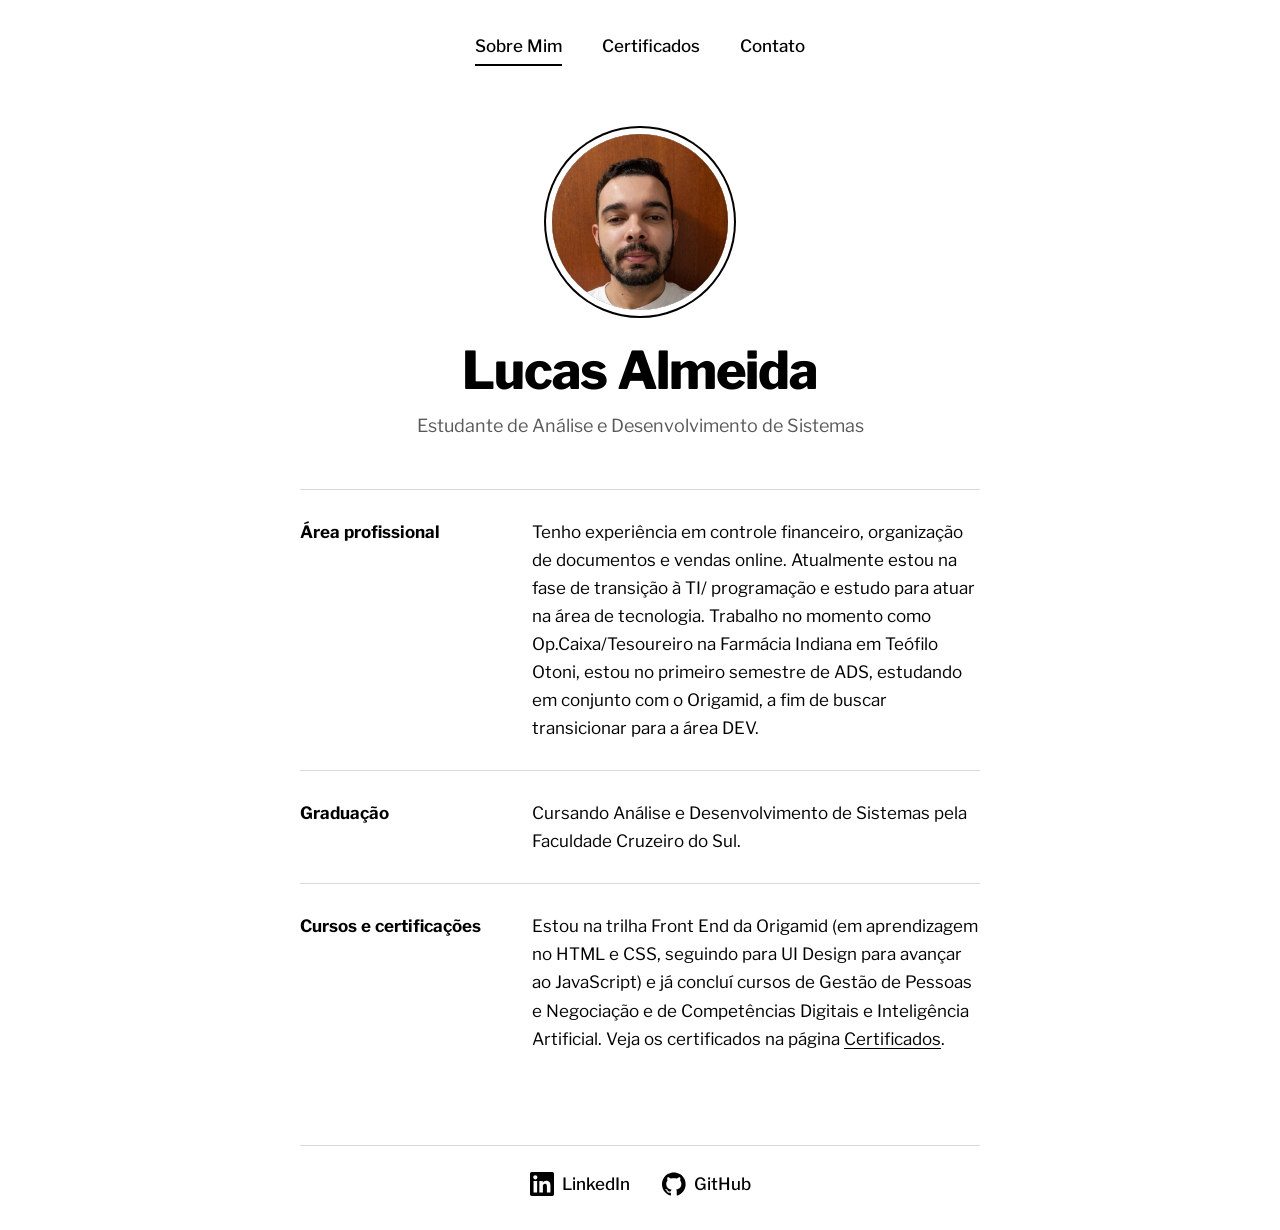
<file: index.html>
<!DOCTYPE html>
<html lang="pt-BR">

<head>
    <meta charset="UTF-8">
    <meta name="viewport" content="width=device-width, initial-scale=1.0">
    <title>Lucas Almeida</title>
    <link rel="preconnect" href="https://fonts.googleapis.com">
    <link rel="preconnect" href="https://fonts.gstatic.com" crossorigin>
    <link href="https://fonts.googleapis.com/css2?family=Libre+Franklin:wght@400;500;700;800&display=swap" rel="stylesheet">
    <link rel="stylesheet" href="./style.css">
</head>

<body>
    <div class="container">
        <nav>
            <ul>
                <li>
                    <a href="index.html" aria-current="page">Sobre Mim</a>
                </li>
                <li>
                    <a href="galeria.html">Certificados</a>
                </li>
                <li>
                    <a href="contato.html">Contato</a>
                </li>
            </ul>
        </nav>

        <header>
            <div class="center">
                <img src="./img/lucas.jpg" alt="Foto de Lucas Almeida">
            </div>
            <h1>Lucas Almeida</h1>
            <p class="cargo">Estudante de Análise e Desenvolvimento de Sistemas</p>
        </header>
        <main>
            <section class="secao">
                <h2>Área profissional</h2>
                <p>Tenho experiência em controle financeiro, organização de documentos e vendas online. Atualmente estou na fase de transição à TI/ programação e estudo para atuar na área de tecnologia. Trabalho no momento como Op.Caixa/Tesoureiro na Farmácia Indiana em Teófilo Otoni, estou no primeiro semestre de ADS, estudando em conjunto com o Origamid, a fim de buscar transicionar para a área DEV.</p>
            </section>

            <section class="secao">
                <h2>Graduação</h2>
                <p>Cursando Análise e Desenvolvimento de Sistemas pela Faculdade Cruzeiro do Sul.</p>
            </section>

            <section class="secao">
                <h2>Cursos e certificações</h2>
                <p>Estou na trilha Front End da Origamid (em aprendizagem no HTML e CSS, seguindo para UI Design para avançar ao JavaScript) e já concluí cursos de Gestão de Pessoas e Negociação e de Competências Digitais e Inteligência Artificial. Veja os certificados na página <a href="galeria.html">Certificados</a>.</p>
            </section>
        </main>

        <footer>
            <a href="https://www.linkedin.com/in/lucas-almeida-souza/" target="_blank" rel="noopener noreferrer">
                <img src="./img/linkedin.svg" alt="">
                <span>LinkedIn</span>
            </a>
            <a href="https://github.com/almeidalucas-s" target="_blank" rel="noopener noreferrer">
                <img src="./img/github.svg" alt="">
                <span>GitHub</span>
            </a>
        </footer>
    </div>
</body>

</html>
</file>
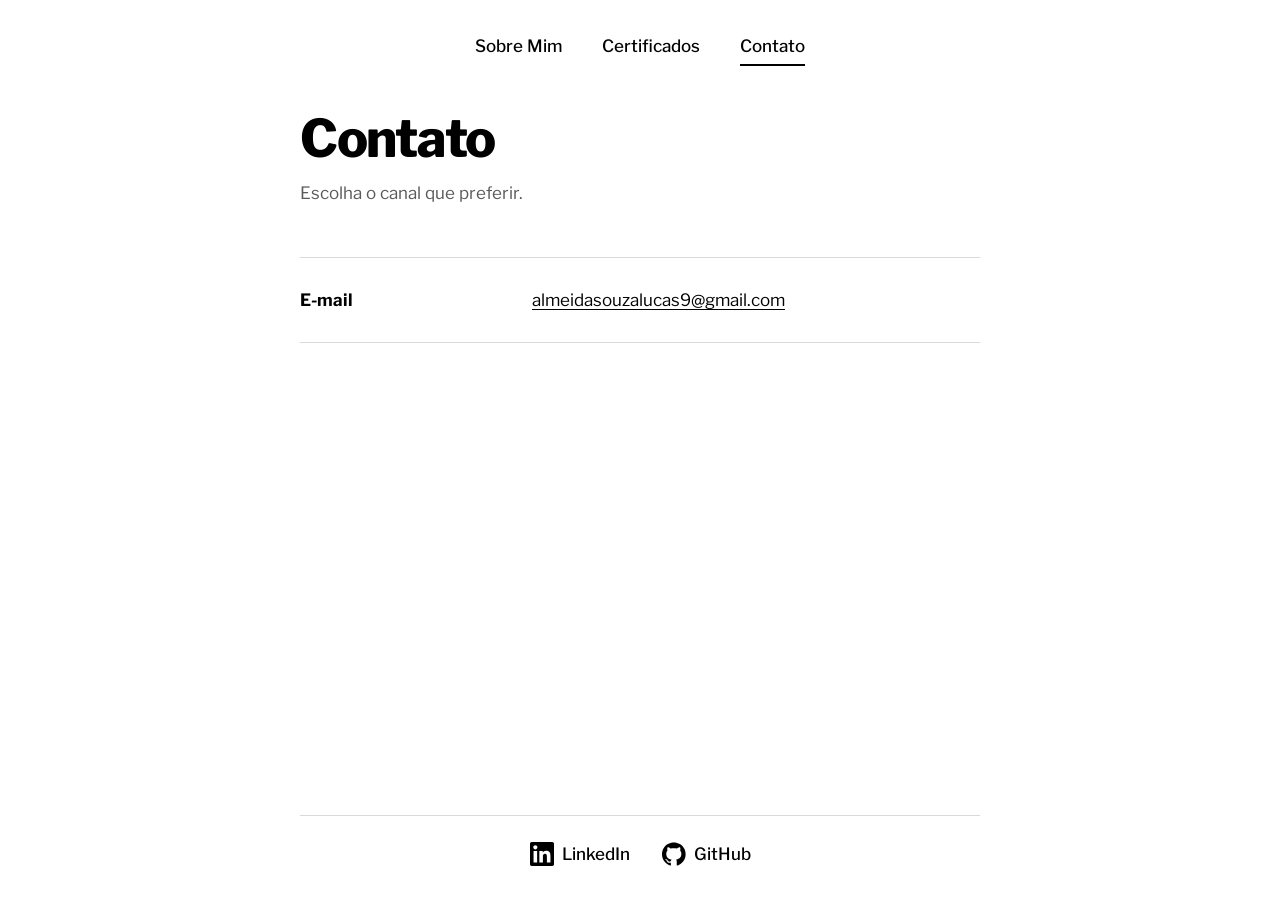
<file: contato.html>
<!DOCTYPE html>
<html lang="pt-BR">

<head>
    <meta charset="UTF-8">
    <meta name="viewport" content="width=device-width, initial-scale=1.0">
    <title>Contato | Lucas Almeida</title>
    <link rel="preconnect" href="https://fonts.googleapis.com">
    <link rel="preconnect" href="https://fonts.gstatic.com" crossorigin>
    <link href="https://fonts.googleapis.com/css2?family=Libre+Franklin:wght@400;500;700;800&display=swap" rel="stylesheet">
    <link rel="stylesheet" href="./style.css">
</head>

<body>
    <div class="container">
        <nav>
            <ul>
                <li>
                    <a href="index.html">Sobre Mim</a>
                </li>
                <li>
                    <a href="galeria.html">Certificados</a>
                </li>
                <li>
                    <a href="contato.html" aria-current="page">Contato</a>
                </li>
            </ul>
        </nav>

        <main>
            <h1>Contato</h1>
            <p class="intro">Escolha o canal que preferir.</p>

            <dl class="contatos">
                <div class="contato">
                    <dt>E-mail</dt>
                    <dd><a href="mailto:almeidasouzalucas9@gmail.com">almeidasouzalucas9@gmail.com</a></dd>
                </div>
            </dl>
        </main>

        <footer>
            <a href="https://www.linkedin.com/in/lucas-almeida-souza/" target="_blank" rel="noopener noreferrer">
                <img src="./img/linkedin.svg" alt="">
                <span>LinkedIn</span>
            </a>
            <a href="https://github.com/almeidalucas-s" target="_blank" rel="noopener noreferrer">
                <img src="./img/github.svg" alt="">
                <span>GitHub</span>
            </a>
        </footer>
    </div>
</body>

</html>
</file>
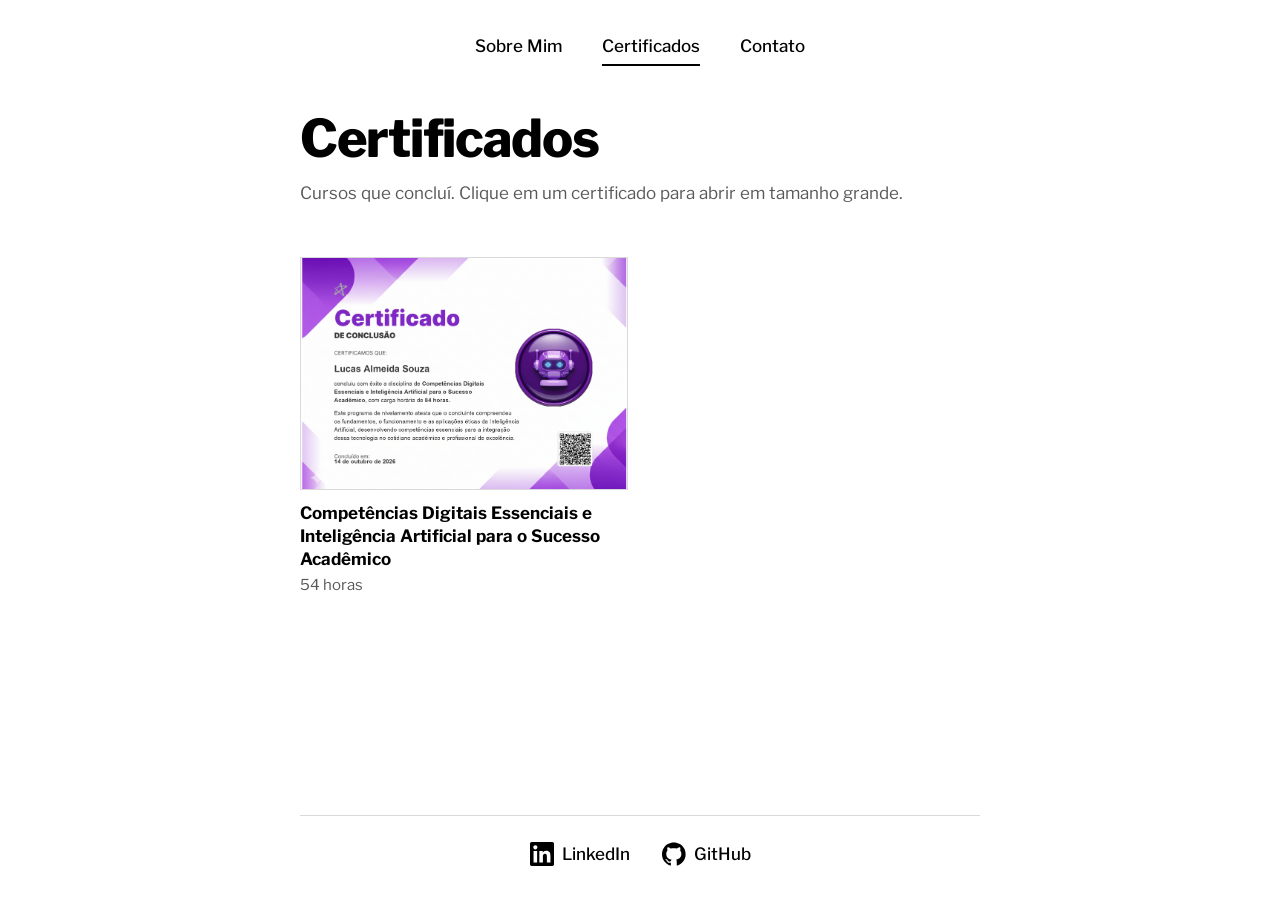
<file: galeria.html>
<!DOCTYPE html>
<html lang="pt-BR">

<head>
    <meta charset="UTF-8">
    <meta name="viewport" content="width=device-width, initial-scale=1.0">
    <title>Certificados | Lucas Almeida</title>
    <link rel="preconnect" href="https://fonts.googleapis.com">
    <link rel="preconnect" href="https://fonts.gstatic.com" crossorigin>
    <link href="https://fonts.googleapis.com/css2?family=Libre+Franklin:wght@400;500;700;800&display=swap" rel="stylesheet">
    <link rel="stylesheet" href="./style.css">
</head>

<body>
    <div class="container">
        <nav>
            <ul>
                <li>
                    <a href="index.html">Sobre Mim</a>
                </li>
                <li>
                    <a href="galeria.html" aria-current="page">Certificados</a>
                </li>
                <li>
                    <a href="contato.html">Contato</a>
                </li>
            </ul>
        </nav>

        <main>
            <h1>Certificados</h1>
            <p class="intro">Cursos que concluí. Clique em um certificado para abrir em tamanho grande.</p>

            <div class="galeria">
                <figure class="certificado">
                    <a href="./img/certificadoia.jpg" target="_blank" rel="noopener noreferrer">
                        <img src="./img/certificadoia.jpg" alt="Certificado de conclusão do curso Competências Digitais Essenciais e Inteligência Artificial para o Sucesso Acadêmico">
                    </a>
                    <figcaption>
                        <strong>Competências Digitais Essenciais e Inteligência Artificial para o Sucesso Acadêmico</strong>
                        <span>54 horas</span>
                    </figcaption>
                </figure>
            </div>
        </main>

        <footer>
            <a href="https://www.linkedin.com/in/lucas-almeida-souza/" target="_blank" rel="noopener noreferrer">
                <img src="./img/linkedin.svg" alt="">
                <span>LinkedIn</span>
            </a>
            <a href="https://github.com/almeidalucas-s" target="_blank" rel="noopener noreferrer">
                <img src="./img/github.svg" alt="">
                <span>GitHub</span>
            </a>
        </footer>
    </div>
</body>

</html>
</file>
<file: style.css>
:root {
  --preto: #000;
  --branco: #fff;
  --cinza: #595959;
  --cinza-claro: #8c8c8c;
  --linha: #d9d9d9; /* linhas */
  --coluna-titulo: 200px; /* largura */
}

*,
*::before,
*::after {
  box-sizing: border-box;
}

body {
  margin: 0;
  font-family: "Libre Franklin", "Helvetica Neue", Arial, sans-serif;
  font-size: 1.0625rem;
  line-height: 1.65;
  color: var(--preto);
  background: var(--branco);
}

.container {
  max-width: 720px;
  min-height: 100vh;
  margin: 0 auto;
  padding: 0 20px;
  display: flex;
  flex-direction: column;
}

a {
  color: inherit;
}

a:focus-visible {
  outline: 3px solid var(--preto);
  outline-offset: 3px;
  border-radius: 2px;
}

p {
  margin: 0;
}

/* ---------- Menu ---------- */
nav ul {
  list-style: none;
  margin: 0;
  padding: 28px 0;
  display: flex;
  justify-content: center;
  flex-wrap: wrap;
  gap: 8px 40px;
}

nav a {
  display: inline-block;
  padding: 4px 0;
  font-weight: 500;
  text-decoration: none;
  border-bottom: 2px solid transparent;
}

nav a:hover {
  border-bottom-color: var(--cinza-claro);
}

nav a[aria-current="page"] {
  border-bottom-color: var(--preto);
}

/* ---------- Topo da página inicial (centralizado) ---------- */
header {
  text-align: center;
  padding: 40px 0 48px;
}

.center {
  display: flex;
  justify-content: center;
  margin-bottom: 32px;
}

.center img {
  width: 176px;
  height: 176px;
  border-radius: 50%;
  object-fit: cover;
  object-position: center 30%;
  box-shadow:
    0 0 0 6px var(--branco),
    0 0 0 8px var(--preto);
}

h1 {
  margin: 0;
  font-size: clamp(2.25rem, 7vw, 3.25rem);
  font-weight: 800;
  line-height: 1.1;
  letter-spacing: -0.025em;
}

.cargo {
  margin-top: 12px;
  font-size: 1.125rem;
  color: var(--cinza);
  text-wrap: balance; /* evita uma palavra sozinha na última linha */
}

/* ---------- Conteúdo ---------- */
main {
  flex: 1;
  padding-bottom: 64px;
}

/* títulos das páginas Certificados e Contato */
main h1 {
  margin: 16px 0 12px;
}

.intro {
  max: width 0px;
  margin-bottom: 50px;
  color: var(--cinza);
}

/* Linhas com título à esquerda e conteúdo à direita
   (seções da página inicial e itens da página de contato) */
.secao,
.contato {
  display: grid;
  grid-template-columns: var(--coluna-titulo) 1fr;
  gap: 8px 32px;
  padding: 28px 0;
  border-top: 1px solid var(--linha);
}

.contato:last-child {
  border-bottom: 1px solid var(--linha);
}

.secao h2,
.contato dt {
  margin: 0;
  font-size: 1.0625rem;
  font-weight: 700;
  line-height: 1.65;
}

.contato dd {
  margin: 0;
}

.contatos {
  margin: 0;
}

.secao a,
.contato a {
  text-decoration: underline;
  text-underline-offset: 3px;
}

.secao a:hover,
.contato a:hover {
  text-decoration-thickness: 2px;
}

/* ---------- Certificados ---------- */
.galeria {
  display: grid;
  grid-template-columns: repeat(auto-fill, minmax(min(100%, 280px), 1fr));
  gap: 32px 24px;
}

.certificado {
  margin: 0;
}

.certificado a {
  display: block;
  border: 1px solid var(--linha);
}

.certificado a:hover {
  border-color: var(--preto);
}

.certificado img {
  display: block;
  width: 100%;
  height: auto; /* mostra o certificado inteiro, sem cortar */
}

.certificado figcaption {
  margin-top: 12px;
}

.certificado strong {
  display: block;
  font-weight: 700;
  line-height: 1.35;
}

.certificado span {
  display: block;
  margin-top: 2px;
  font-size: 0.9375rem;
  color: var(--cinza);
}

/* ---------- Rodapé ---------- */
footer {
  display: flex;
  justify-content: center;
  flex-wrap: wrap;
  gap: 12px 32px;
  padding: 24px 0 32px;
  border-top: 1px solid var(--linha);
}

footer a {
  display: inline-flex;
  align-items: center;
  gap: 8px;
  font-weight: 500;
  text-decoration: none;
}

footer a:hover {
  text-decoration: underline;
  text-underline-offset: 3px;
}

footer img {
  width: 24px;
  height: 24px;
  filter: brightness(
    0
  ); /* deixa o ícone preto, qualquer que seja a cor do SVG */
}

/* ---------- Celular ---------- */
@media (max-width: 600px) {
  .secao,
  .contato {
    grid-template-columns: 1fr;
  }

  header {
    padding: 24px 0 40px;
  }
}
</file>
